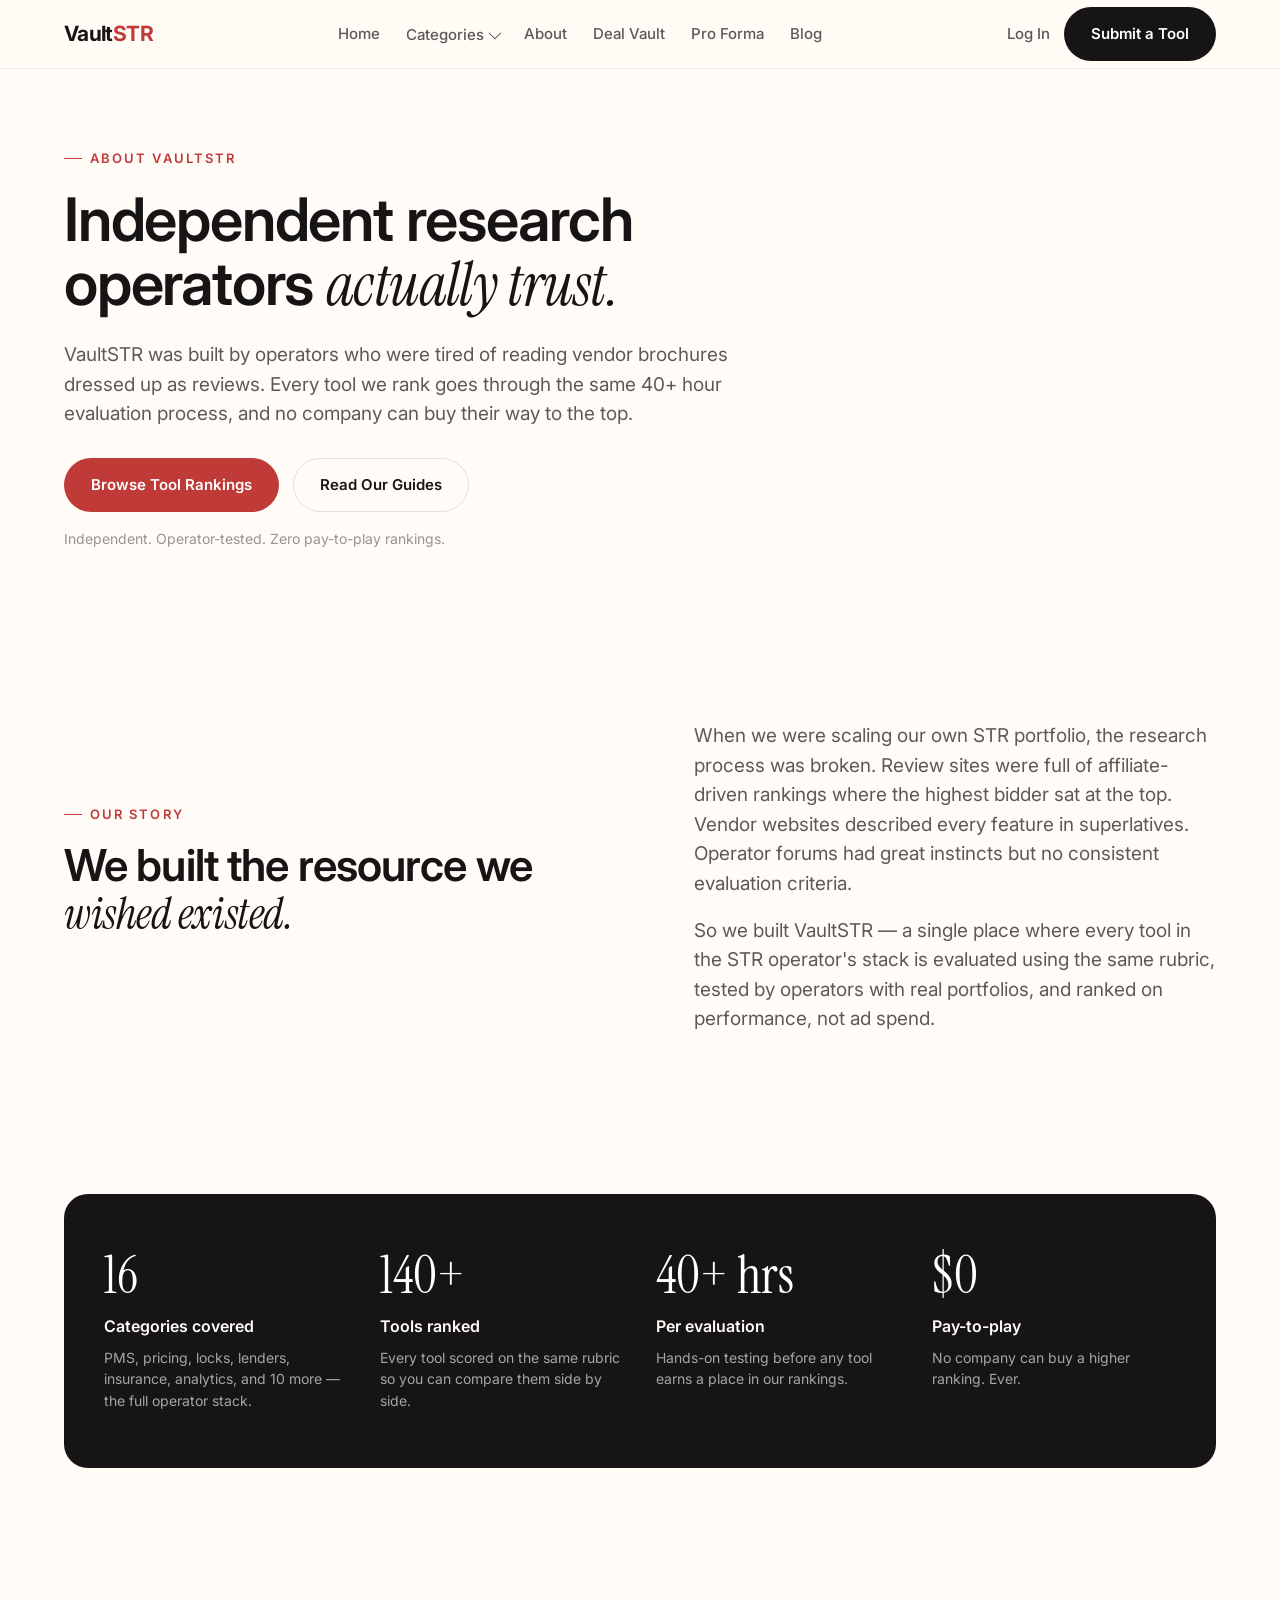
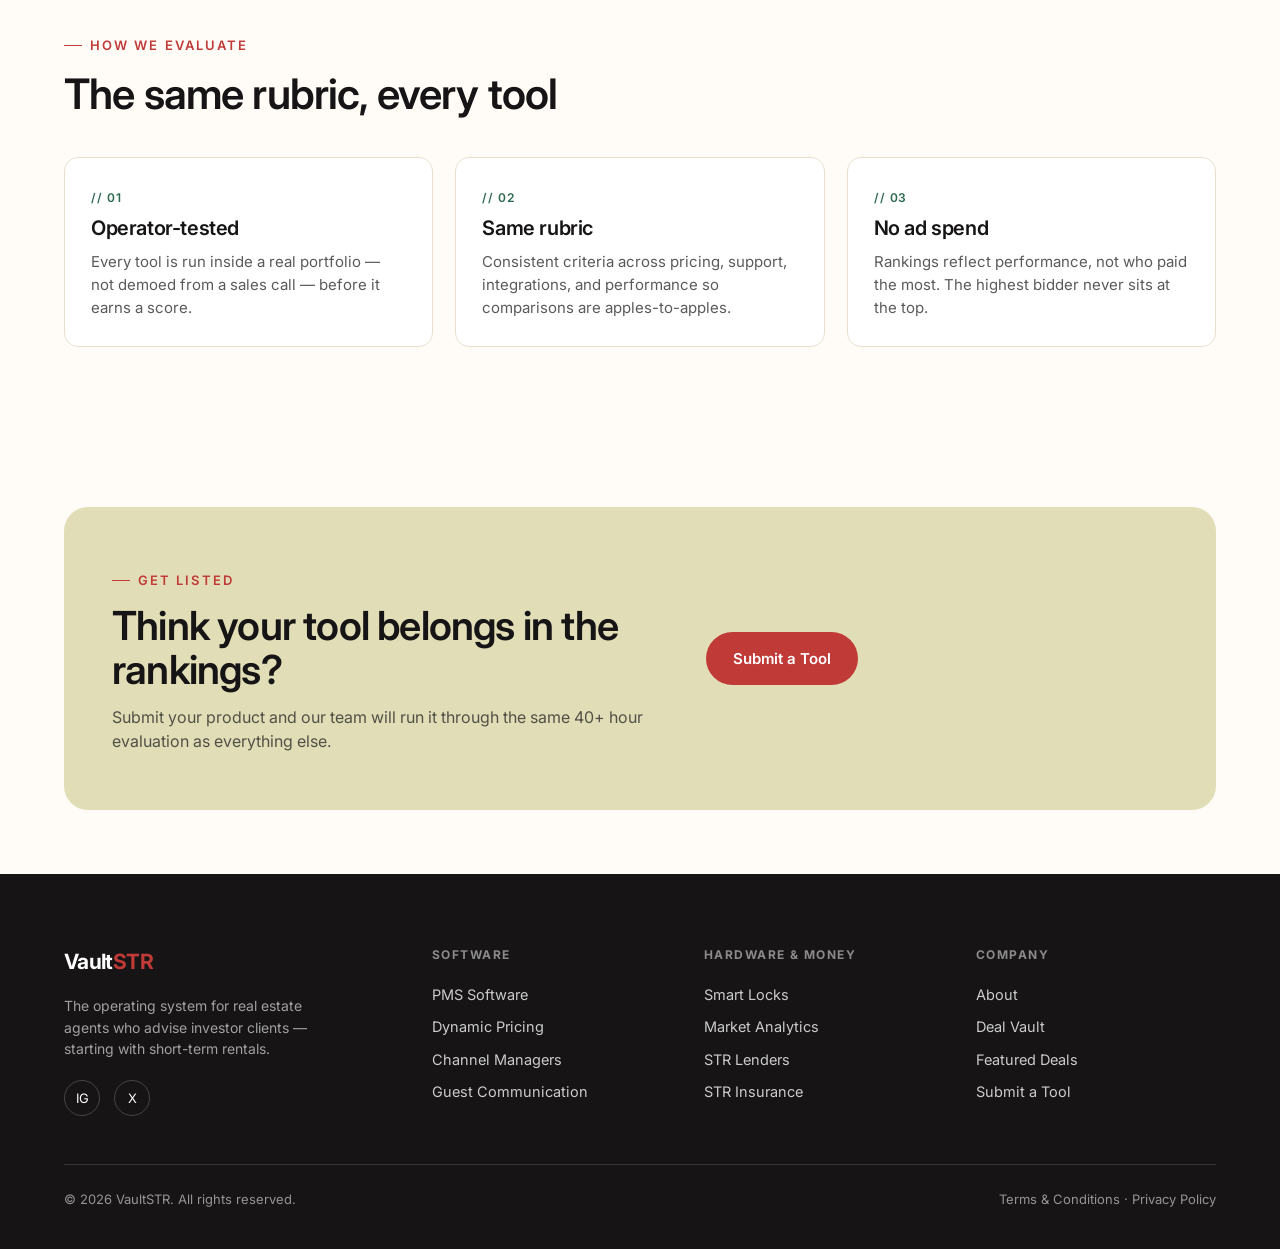
<file: about.html>
<!DOCTYPE html>
<html lang="en">
<head>
  <meta charset="UTF-8" />
  <meta name="viewport" content="width=device-width, initial-scale=1.0" />
  <title>About VaultSTR | Independent STR Tool Research You Can Trust</title>
  <meta name="description" content="VaultSTR was built by operators tired of vendor brochures dressed up as reviews. Every tool is evaluated with the same 40+ hour rubric — no pay-to-play rankings." />
  <link rel="preconnect" href="https://fonts.googleapis.com" />
  <link rel="preconnect" href="https://fonts.gstatic.com" crossorigin />
  <link href="https://fonts.googleapis.com/css2?family=Inter:wght@400;500;600;700&family=Instrument+Serif:ital@0;1&display=swap" rel="stylesheet" />
  <link rel="stylesheet" href="assets/styles.css" />
</head>
<body>

  <!-- ===================== NAV ===================== -->
  <header class="nav">
    <div class="container nav-inner">
      <a href="index.html" class="brand">Vault<b>STR</b></a>
      <nav class="nav-links">
        <a class="nav-link" href="index.html">Home</a>
        <div class="has-mega">
          <span class="nav-link mega-toggle">Categories <span class="chev"></span></span>
          <div class="mega">
            <div class="mega-col">
              <h4>Software &amp; Operations</h4>
              <a href="#">Property Management Software</a>
              <a href="#">Dynamic Pricing Tools</a>
              <a href="#">Channel Managers</a>
              <a href="#">Guest Communication</a>
              <a href="#">Cleaning &amp; Turnover</a>
              <a href="#">STR Regulations</a>
            </div>
            <div class="mega-col">
              <h4>Hardware &amp; Data</h4>
              <a href="#">Smart Locks</a>
              <a href="#">Noise Monitoring</a>
              <a href="#">STR Market Analytics</a>
              <a href="#">STR Photography</a>
              <a href="#">Mattresses &amp; Bedding</a>
              <a href="#">STR Furnishing</a>
            </div>
            <div class="mega-col">
              <h4>Money &amp; Property</h4>
              <a href="#">STR Lenders</a>
              <a href="#">STR Insurance</a>
              <a href="#">STR Investing Platforms</a>
              <a href="#">Management Companies</a>
              <a href="deals.html">Deal Vault</a>
              <a href="featured-deals.html">Featured Deals</a>
            </div>
          </div>
        </div>
        <a class="nav-link" href="about.html">About</a>
        <a class="nav-link" href="deals.html">Deal Vault</a>
        <a class="nav-link" href="https://app.vaultstr.com/proforma">Pro Forma</a>
        <a class="nav-link" href="index.html#guides">Blog</a>
      </nav>
      <div class="nav-cta">
        <a class="nav-link" href="https://app.vaultstr.com/">Log In</a>
        <a class="btn btn--dark" href="mailto:hello@vaultstr.com">Submit a Tool</a>
      </div>
      <button class="menu-btn" aria-label="Menu" onclick="document.querySelector('.nav-links').classList.toggle('open')">☰</button>
    </div>
  </header>

  <!-- ===================== PAGE HERO ===================== -->
  <section class="page-hero">
    <div class="container">
      <span class="eyebrow">About VaultSTR</span>
      <h1>Independent research operators <span class="serif-accent">actually trust.</span></h1>
      <p class="lede">VaultSTR was built by operators who were tired of reading vendor brochures dressed up as reviews. Every tool we rank goes through the same 40+ hour evaluation process, and no company can buy their way to the top.</p>
      <div class="hero-actions">
        <a class="btn btn--red" href="index.html#guides">Browse Tool Rankings</a>
        <a class="btn btn--ghost" href="index.html#guides">Read Our Guides</a>
      </div>
      <p class="note">Independent. Operator-tested. Zero pay-to-play rankings.</p>
    </div>
  </section>

  <!-- ===================== STORY ===================== -->
  <section class="section">
    <div class="container split">
      <div>
        <span class="eyebrow">Our story</span>
        <h2 style="margin-top:18px">We built the resource we <span class="serif-accent">wished existed.</span></h2>
      </div>
      <div>
        <p class="lede">When we were scaling our own STR portfolio, the research process was broken. Review sites were full of affiliate-driven rankings where the highest bidder sat at the top. Vendor websites described every feature in superlatives. Operator forums had great instincts but no consistent evaluation criteria.</p>
        <p class="lede" style="margin-top:18px">So we built VaultSTR — a single place where every tool in the STR operator's stack is evaluated using the same rubric, tested by operators with real portfolios, and ranked on performance, not ad spend.</p>
      </div>
    </div>
  </section>

  <!-- ===================== STATS ===================== -->
  <section class="section--tight">
    <div class="container">
      <div class="stats">
        <div class="stats-grid">
          <div class="stat">
            <div class="num">16</div>
            <div class="label">Categories covered</div>
            <div class="desc">PMS, pricing, locks, lenders, insurance, analytics, and 10 more — the full operator stack.</div>
          </div>
          <div class="stat">
            <div class="num">140+</div>
            <div class="label">Tools ranked</div>
            <div class="desc">Every tool scored on the same rubric so you can compare them side by side.</div>
          </div>
          <div class="stat">
            <div class="num">40+ hrs</div>
            <div class="label">Per evaluation</div>
            <div class="desc">Hands-on testing before any tool earns a place in our rankings.</div>
          </div>
          <div class="stat">
            <div class="num">$0</div>
            <div class="label">Pay-to-play</div>
            <div class="desc">No company can buy a higher ranking. Ever.</div>
          </div>
        </div>
      </div>
    </div>
  </section>

  <!-- ===================== HOW WE EVALUATE ===================== -->
  <section class="section">
    <div class="container">
      <div class="head-row">
        <div>
          <span class="eyebrow">How we evaluate</span>
          <h2 style="margin-top:16px">The same rubric, every tool</h2>
        </div>
      </div>
      <div class="grid-3">
        <div class="card">
          <span class="tag">// 01</span>
          <h3>Operator-tested</h3>
          <p>Every tool is run inside a real portfolio — not demoed from a sales call — before it earns a score.</p>
        </div>
        <div class="card">
          <span class="tag">// 02</span>
          <h3>Same rubric</h3>
          <p>Consistent criteria across pricing, support, integrations, and performance so comparisons are apples-to-apples.</p>
        </div>
        <div class="card">
          <span class="tag">// 03</span>
          <h3>No ad spend</h3>
          <p>Rankings reflect performance, not who paid the most. The highest bidder never sits at the top.</p>
        </div>
      </div>
    </div>
  </section>

  <!-- ===================== CTA ===================== -->
  <section class="section--tight">
    <div class="container">
      <div class="cta-band">
        <div>
          <span class="eyebrow">Get listed</span>
          <h2 style="margin-top:14px">Think your tool belongs in the rankings?</h2>
          <p>Submit your product and our team will run it through the same 40+ hour evaluation as everything else.</p>
        </div>
        <div style="display:flex; gap:14px; flex-wrap:wrap">
          <a class="btn btn--red" href="mailto:hello@vaultstr.com">Submit a Tool</a>
        </div>
      </div>
    </div>
  </section>

  <!-- ===================== FOOTER ===================== -->
  <footer class="footer">
    <div class="container">
      <div class="footer-top">
        <div>
          <a href="index.html" class="brand">Vault<b>STR</b></a>
          <p class="footer-blurb">The operating system for real estate agents who advise investor clients — starting with short-term rentals.</p>
          <div class="footer-social">
            <a href="https://www.instagram.com/" target="_blank" rel="noopener" aria-label="Instagram">IG</a>
            <a href="https://www.x.com/" target="_blank" rel="noopener" aria-label="X">X</a>
          </div>
        </div>
        <div>
          <h5>Software</h5>
          <a class="fl" href="#">PMS Software</a>
          <a class="fl" href="#">Dynamic Pricing</a>
          <a class="fl" href="#">Channel Managers</a>
          <a class="fl" href="#">Guest Communication</a>
        </div>
        <div>
          <h5>Hardware &amp; Money</h5>
          <a class="fl" href="#">Smart Locks</a>
          <a class="fl" href="#">Market Analytics</a>
          <a class="fl" href="#">STR Lenders</a>
          <a class="fl" href="#">STR Insurance</a>
        </div>
        <div>
          <h5>Company</h5>
          <a class="fl" href="about.html">About</a>
          <a class="fl" href="deals.html">Deal Vault</a>
          <a class="fl" href="featured-deals.html">Featured Deals</a>
          <a class="fl" href="mailto:hello@vaultstr.com">Submit a Tool</a>
        </div>
      </div>
      <div class="footer-bottom">
        <div>© 2026 VaultSTR. All rights reserved.</div>
        <div><a href="#">Terms &amp; Conditions</a> · <a href="#">Privacy Policy</a></div>
      </div>
    </div>
  </footer>
</body>
</html>
</file>
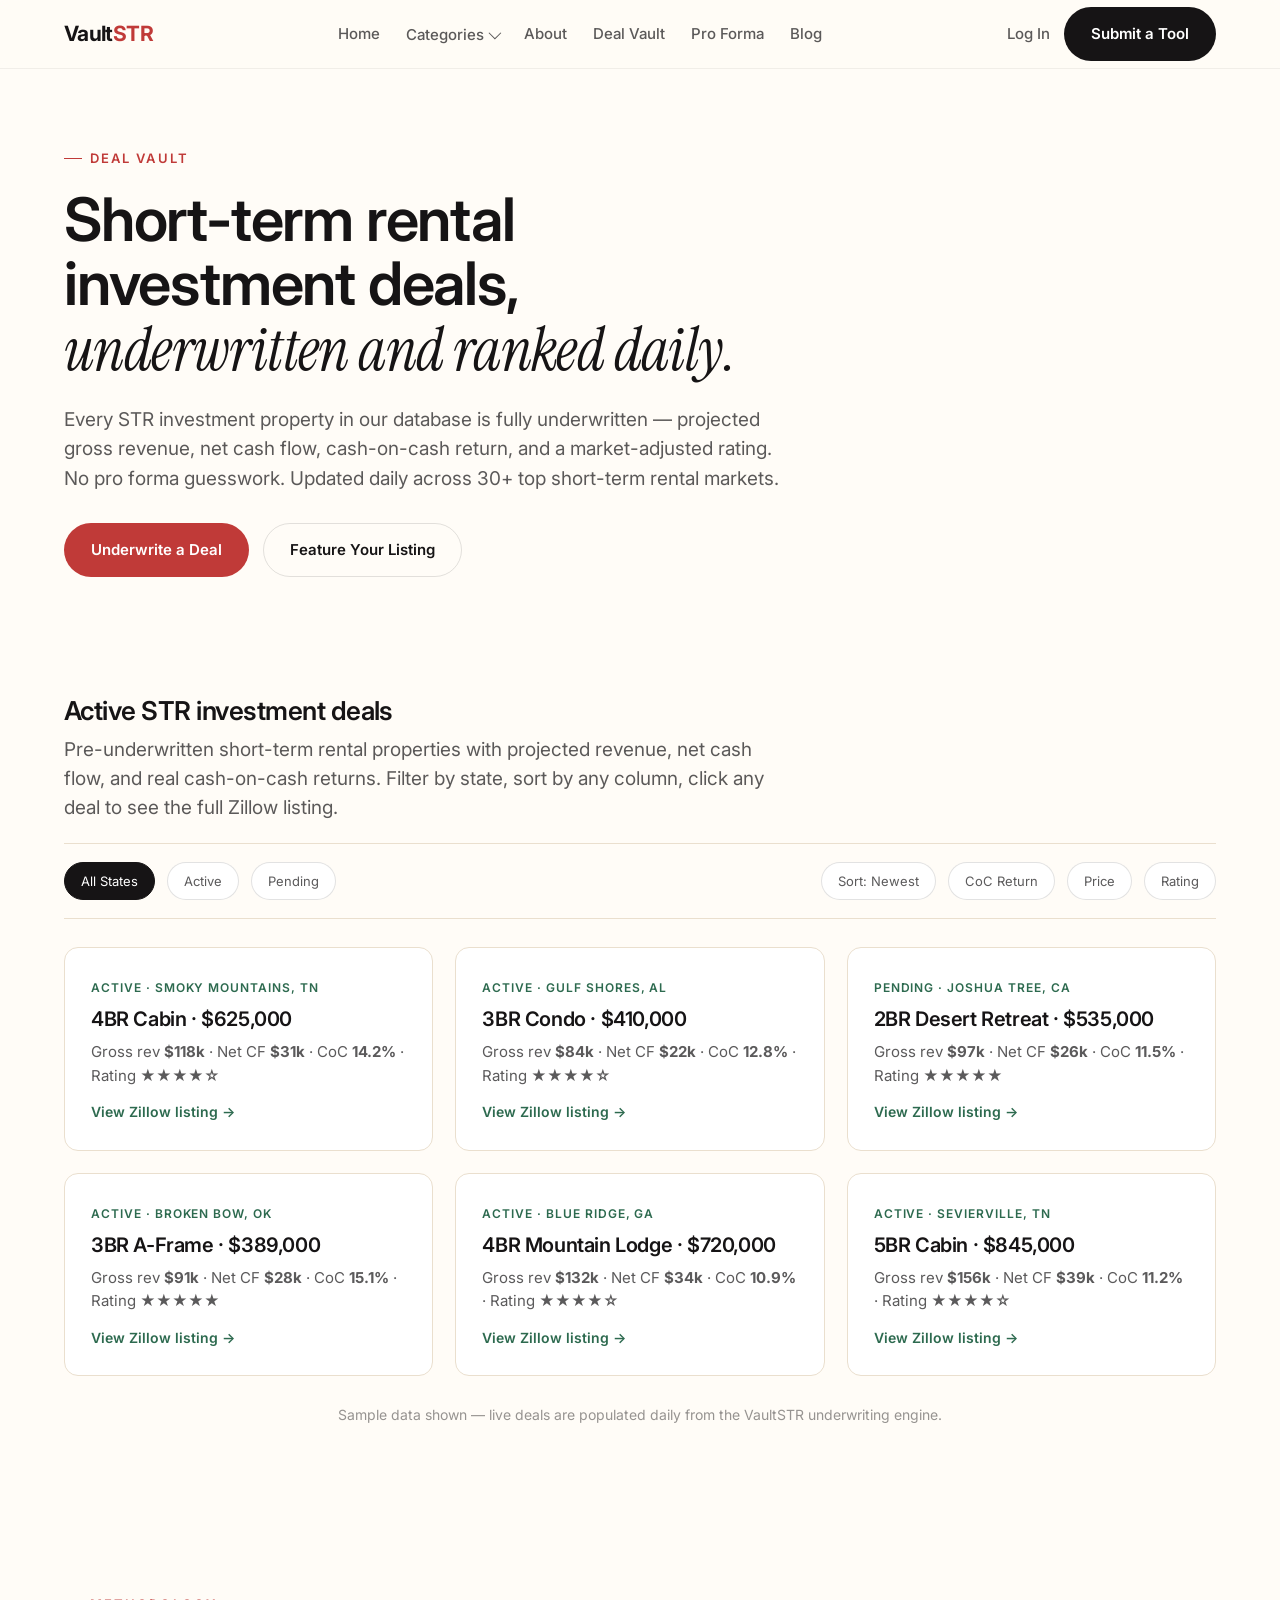
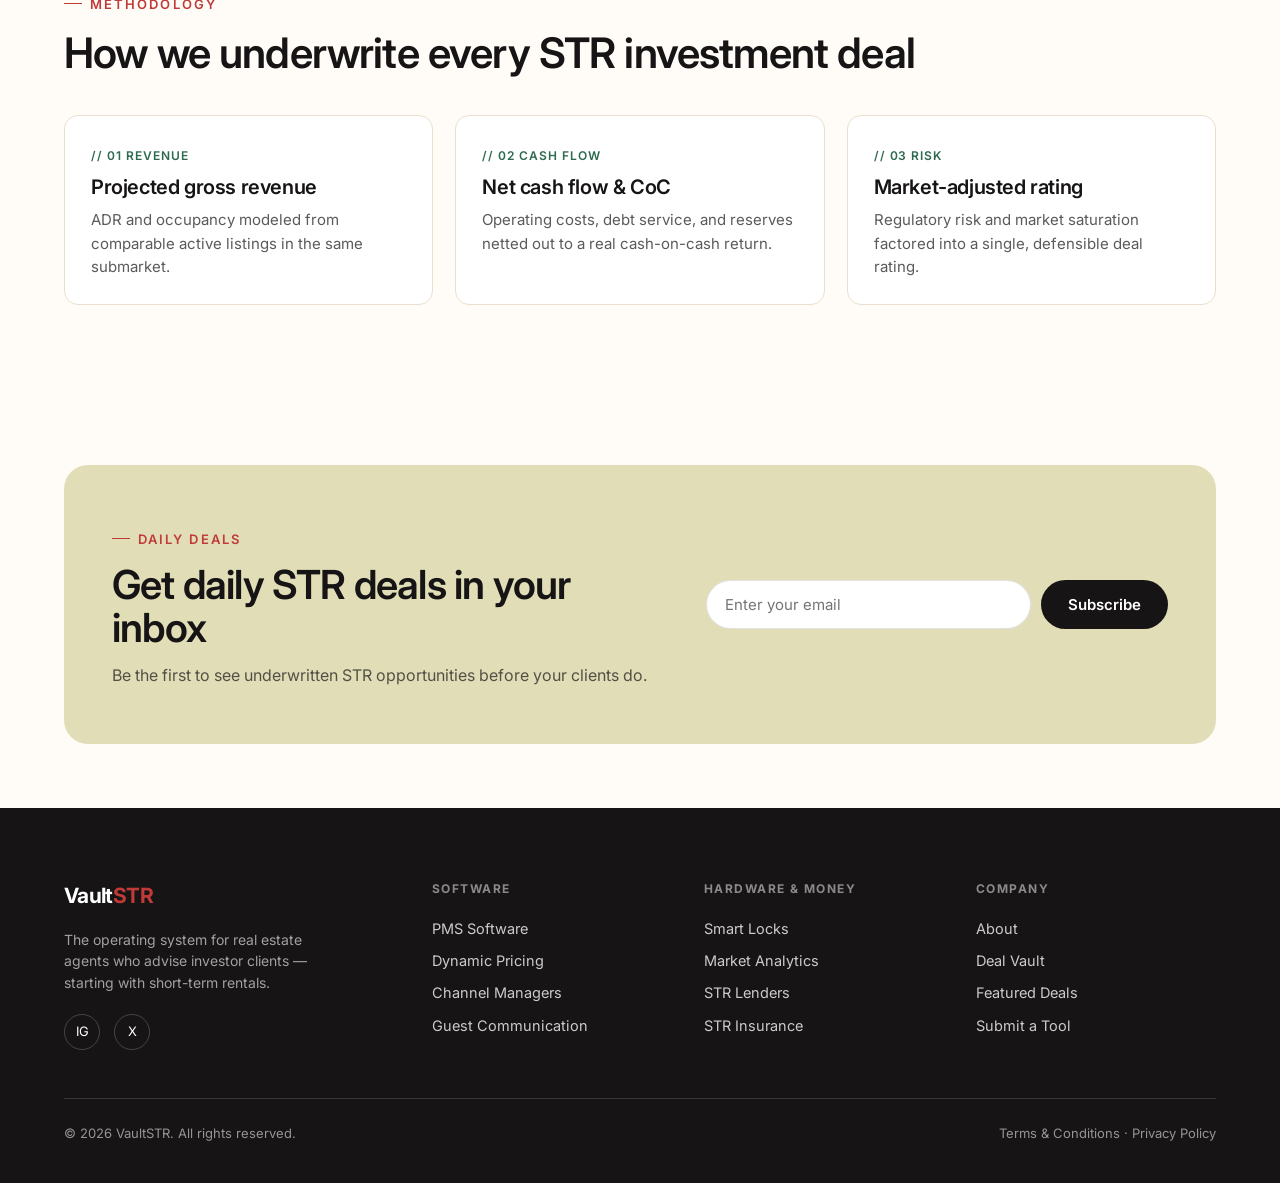
<file: deals.html>
<!DOCTYPE html>
<html lang="en">
<head>
  <meta charset="UTF-8" />
  <meta name="viewport" content="width=device-width, initial-scale=1.0" />
  <title>STR Investment Deals: Pre-Underwritten Short-Term Rental Properties | VaultSTR</title>
  <meta name="description" content="Every STR investment property in our database is fully underwritten — projected gross revenue, net cash flow, cash-on-cash return, and a market-adjusted rating. Updated daily across 30+ markets." />
  <link rel="preconnect" href="https://fonts.googleapis.com" />
  <link rel="preconnect" href="https://fonts.gstatic.com" crossorigin />
  <link href="https://fonts.googleapis.com/css2?family=Inter:wght@400;500;600;700&family=Instrument+Serif:ital@0;1&display=swap" rel="stylesheet" />
  <link rel="stylesheet" href="assets/styles.css" />
</head>
<body>

  <!-- ===================== NAV ===================== -->
  <header class="nav">
    <div class="container nav-inner">
      <a href="index.html" class="brand">Vault<b>STR</b></a>
      <nav class="nav-links">
        <a class="nav-link" href="index.html">Home</a>
        <div class="has-mega">
          <span class="nav-link mega-toggle">Categories <span class="chev"></span></span>
          <div class="mega">
            <div class="mega-col">
              <h4>Software &amp; Operations</h4>
              <a href="#">Property Management Software</a>
              <a href="#">Dynamic Pricing Tools</a>
              <a href="#">Channel Managers</a>
              <a href="#">Guest Communication</a>
              <a href="#">Cleaning &amp; Turnover</a>
              <a href="#">STR Regulations</a>
            </div>
            <div class="mega-col">
              <h4>Hardware &amp; Data</h4>
              <a href="#">Smart Locks</a>
              <a href="#">Noise Monitoring</a>
              <a href="#">STR Market Analytics</a>
              <a href="#">STR Photography</a>
              <a href="#">Mattresses &amp; Bedding</a>
              <a href="#">STR Furnishing</a>
            </div>
            <div class="mega-col">
              <h4>Money &amp; Property</h4>
              <a href="#">STR Lenders</a>
              <a href="#">STR Insurance</a>
              <a href="#">STR Investing Platforms</a>
              <a href="#">Management Companies</a>
              <a href="deals.html">Deal Vault</a>
              <a href="featured-deals.html">Featured Deals</a>
            </div>
          </div>
        </div>
        <a class="nav-link" href="about.html">About</a>
        <a class="nav-link" href="deals.html">Deal Vault</a>
        <a class="nav-link" href="https://app.vaultstr.com/proforma">Pro Forma</a>
        <a class="nav-link" href="index.html#guides">Blog</a>
      </nav>
      <div class="nav-cta">
        <a class="nav-link" href="https://app.vaultstr.com/">Log In</a>
        <a class="btn btn--dark" href="mailto:hello@vaultstr.com">Submit a Tool</a>
      </div>
      <button class="menu-btn" aria-label="Menu" onclick="document.querySelector('.nav-links').classList.toggle('open')">☰</button>
    </div>
  </header>

  <!-- ===================== PAGE HERO ===================== -->
  <section class="page-hero">
    <div class="container">
      <span class="eyebrow">Deal Vault</span>
      <h1>Short-term rental investment deals, <span class="serif-accent">underwritten and ranked daily.</span></h1>
      <p class="lede">Every STR investment property in our database is fully underwritten — projected gross revenue, net cash flow, cash-on-cash return, and a market-adjusted rating. No pro forma guesswork. Updated daily across 30+ top short-term rental markets.</p>
      <div class="hero-actions">
        <a class="btn btn--red" href="https://app.vaultstr.com/proforma">Underwrite a Deal</a>
        <a class="btn btn--ghost" href="featured-deals.html">Feature Your Listing</a>
      </div>
    </div>
  </section>

  <!-- ===================== DEALS TABLE ===================== -->
  <section class="section--tight">
    <div class="container">
      <div style="margin-bottom:20px">
        <h2 style="font-size:26px">Active STR investment deals</h2>
        <p class="lede" style="margin-top:10px">Pre-underwritten short-term rental properties with projected revenue, net cash flow, and real cash-on-cash returns. Filter by state, sort by any column, click any deal to see the full Zillow listing.</p>
      </div>

      <!-- Filter toolbar (static demo) -->
      <div class="toolbar">
        <span class="pill active">All States</span>
        <span class="pill">Active</span>
        <span class="pill">Pending</span>
        <span class="spacer"></span>
        <span class="pill">Sort: Newest</span>
        <span class="pill">CoC Return</span>
        <span class="pill">Price</span>
        <span class="pill">Rating</span>
      </div>

      <!-- Deals grid -->
      <div class="grid-3" style="margin-top:28px">
        <div class="card">
          <span class="tag">Active · Smoky Mountains, TN</span>
          <h3>4BR Cabin · $625,000</h3>
          <p>Gross rev <b>$118k</b> · Net CF <b>$31k</b> · CoC <b>14.2%</b> · Rating <b>★★★★☆</b></p>
          <a class="go" href="#">View Zillow listing →</a>
        </div>
        <div class="card">
          <span class="tag">Active · Gulf Shores, AL</span>
          <h3>3BR Condo · $410,000</h3>
          <p>Gross rev <b>$84k</b> · Net CF <b>$22k</b> · CoC <b>12.8%</b> · Rating <b>★★★★☆</b></p>
          <a class="go" href="#">View Zillow listing →</a>
        </div>
        <div class="card">
          <span class="tag">Pending · Joshua Tree, CA</span>
          <h3>2BR Desert Retreat · $535,000</h3>
          <p>Gross rev <b>$97k</b> · Net CF <b>$26k</b> · CoC <b>11.5%</b> · Rating <b>★★★★★</b></p>
          <a class="go" href="#">View Zillow listing →</a>
        </div>
        <div class="card">
          <span class="tag">Active · Broken Bow, OK</span>
          <h3>3BR A-Frame · $389,000</h3>
          <p>Gross rev <b>$91k</b> · Net CF <b>$28k</b> · CoC <b>15.1%</b> · Rating <b>★★★★★</b></p>
          <a class="go" href="#">View Zillow listing →</a>
        </div>
        <div class="card">
          <span class="tag">Active · Blue Ridge, GA</span>
          <h3>4BR Mountain Lodge · $720,000</h3>
          <p>Gross rev <b>$132k</b> · Net CF <b>$34k</b> · CoC <b>10.9%</b> · Rating <b>★★★★☆</b></p>
          <a class="go" href="#">View Zillow listing →</a>
        </div>
        <div class="card">
          <span class="tag">Active · Sevierville, TN</span>
          <h3>5BR Cabin · $845,000</h3>
          <p>Gross rev <b>$156k</b> · Net CF <b>$39k</b> · CoC <b>11.2%</b> · Rating <b>★★★★☆</b></p>
          <a class="go" href="#">View Zillow listing →</a>
        </div>
      </div>
      <p class="note" style="text-align:center; margin-top:28px">Sample data shown — live deals are populated daily from the VaultSTR underwriting engine.</p>
    </div>
  </section>

  <!-- ===================== HOW WE UNDERWRITE ===================== -->
  <section class="section">
    <div class="container">
      <div class="head-row">
        <div>
          <span class="eyebrow">Methodology</span>
          <h2 style="margin-top:16px">How we underwrite every STR investment deal</h2>
        </div>
      </div>
      <div class="grid-3">
        <div class="card">
          <span class="tag">// 01 Revenue</span>
          <h3>Projected gross revenue</h3>
          <p>ADR and occupancy modeled from comparable active listings in the same submarket.</p>
        </div>
        <div class="card">
          <span class="tag">// 02 Cash flow</span>
          <h3>Net cash flow &amp; CoC</h3>
          <p>Operating costs, debt service, and reserves netted out to a real cash-on-cash return.</p>
        </div>
        <div class="card">
          <span class="tag">// 03 Risk</span>
          <h3>Market-adjusted rating</h3>
          <p>Regulatory risk and market saturation factored into a single, defensible deal rating.</p>
        </div>
      </div>
    </div>
  </section>

  <!-- ===================== NEWSLETTER ===================== -->
  <section class="section--tight">
    <div class="container">
      <div class="cta-band">
        <div>
          <span class="eyebrow">Daily deals</span>
          <h2 style="margin-top:14px">Get daily STR deals in your inbox</h2>
          <p>Be the first to see underwritten STR opportunities before your clients do.</p>
        </div>
        <form class="cta-form" onsubmit="event.preventDefault(); this.querySelector('input').value=''; alert('Thanks — you’re on the list!');">
          <input type="email" placeholder="Enter your email" required />
          <button class="btn btn--dark" type="submit">Subscribe</button>
        </form>
      </div>
    </div>
  </section>

  <!-- ===================== FOOTER ===================== -->
  <footer class="footer">
    <div class="container">
      <div class="footer-top">
        <div>
          <a href="index.html" class="brand">Vault<b>STR</b></a>
          <p class="footer-blurb">The operating system for real estate agents who advise investor clients — starting with short-term rentals.</p>
          <div class="footer-social">
            <a href="https://www.instagram.com/" target="_blank" rel="noopener" aria-label="Instagram">IG</a>
            <a href="https://www.x.com/" target="_blank" rel="noopener" aria-label="X">X</a>
          </div>
        </div>
        <div>
          <h5>Software</h5>
          <a class="fl" href="#">PMS Software</a>
          <a class="fl" href="#">Dynamic Pricing</a>
          <a class="fl" href="#">Channel Managers</a>
          <a class="fl" href="#">Guest Communication</a>
        </div>
        <div>
          <h5>Hardware &amp; Money</h5>
          <a class="fl" href="#">Smart Locks</a>
          <a class="fl" href="#">Market Analytics</a>
          <a class="fl" href="#">STR Lenders</a>
          <a class="fl" href="#">STR Insurance</a>
        </div>
        <div>
          <h5>Company</h5>
          <a class="fl" href="about.html">About</a>
          <a class="fl" href="deals.html">Deal Vault</a>
          <a class="fl" href="featured-deals.html">Featured Deals</a>
          <a class="fl" href="mailto:hello@vaultstr.com">Submit a Tool</a>
        </div>
      </div>
      <div class="footer-bottom">
        <div>© 2026 VaultSTR. All rights reserved.</div>
        <div><a href="#">Terms &amp; Conditions</a> · <a href="#">Privacy Policy</a></div>
      </div>
    </div>
  </footer>
</body>
</html>
</file>
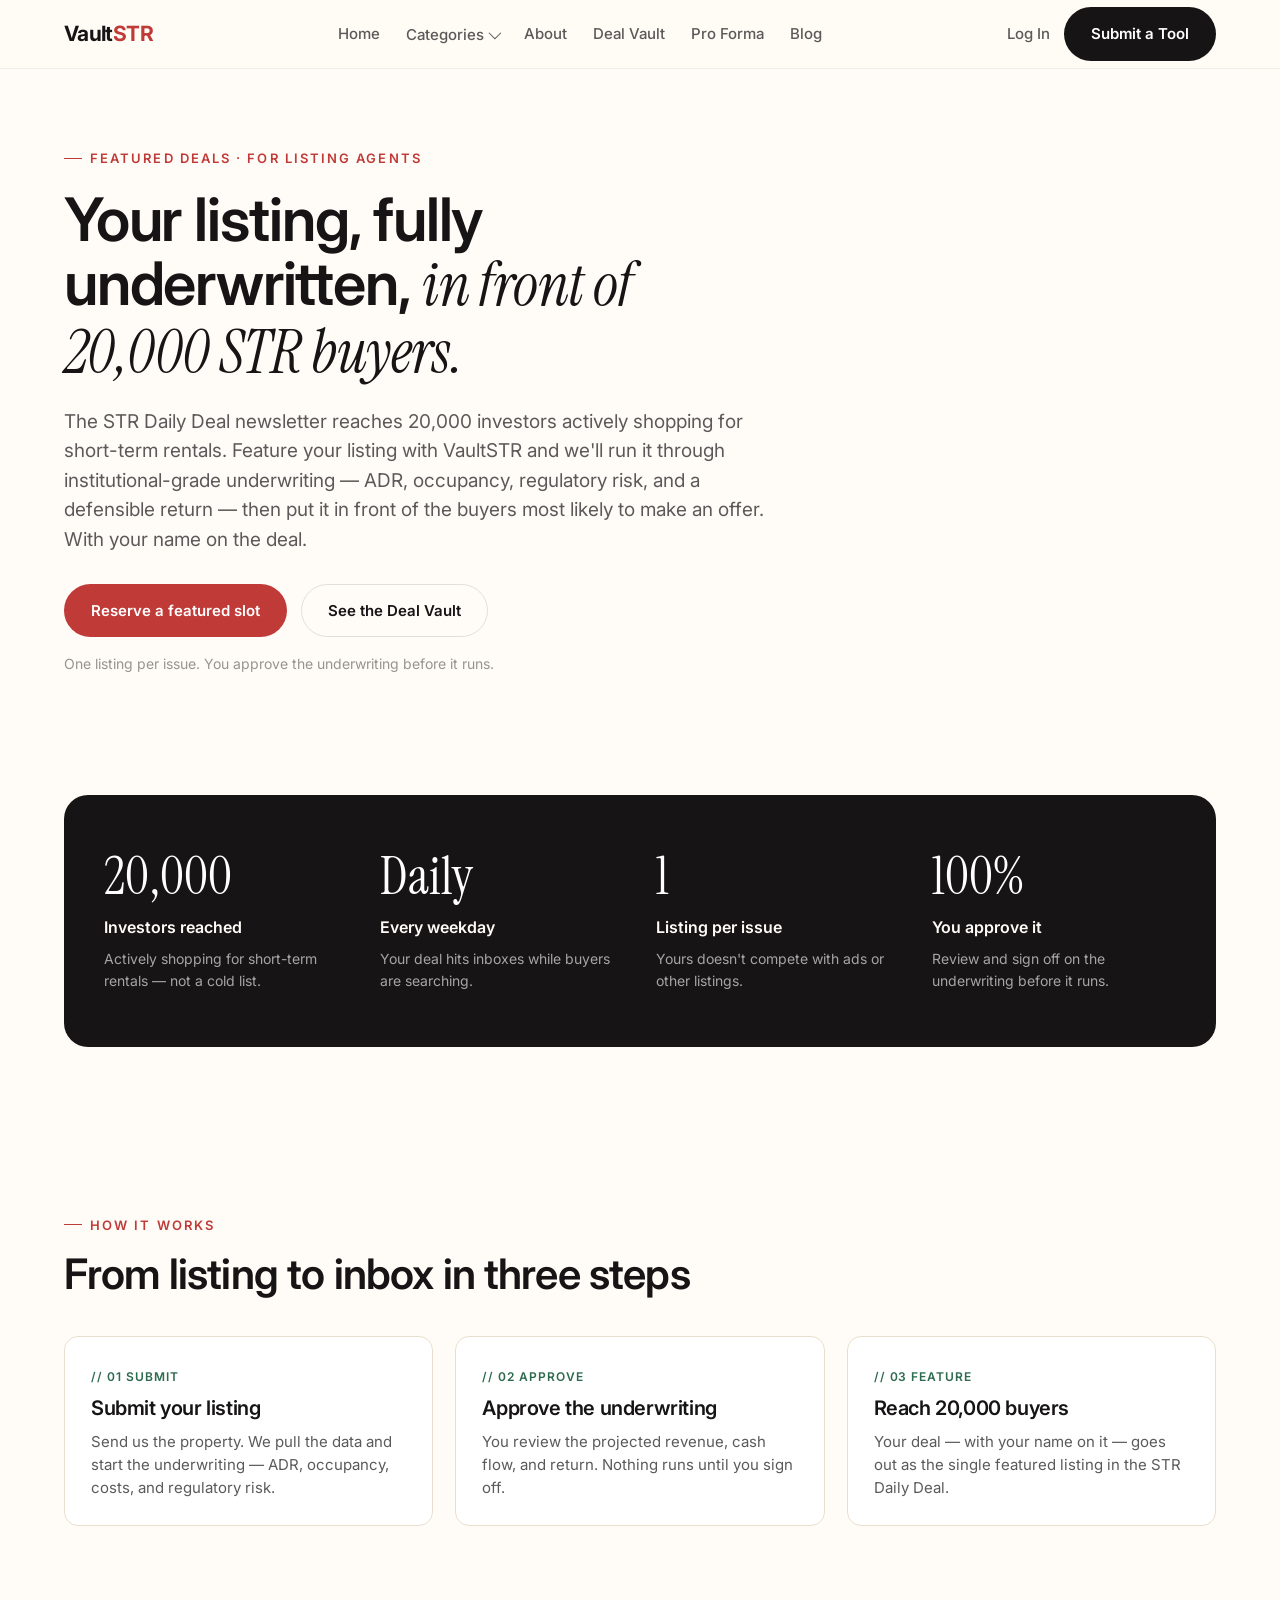
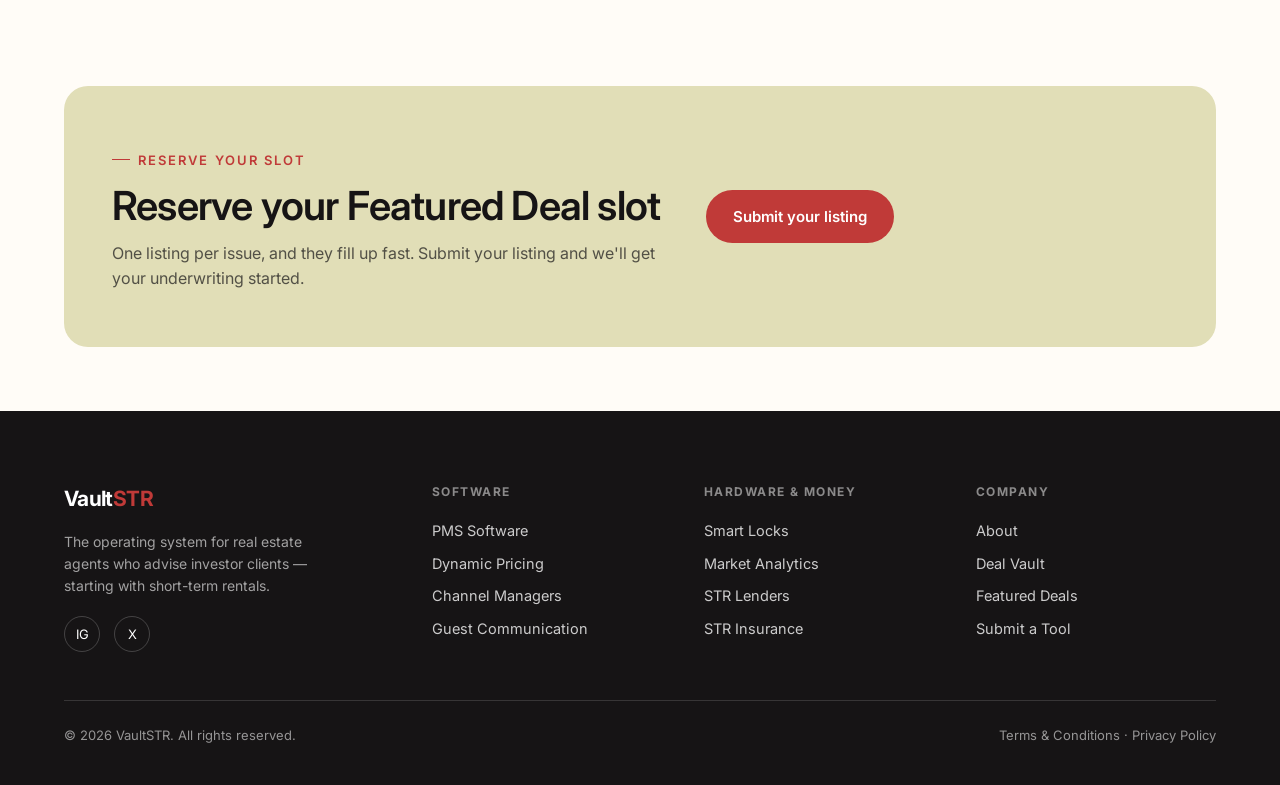
<file: featured-deals.html>
<!DOCTYPE html>
<html lang="en">
<head>
  <meta charset="UTF-8" />
  <meta name="viewport" content="width=device-width, initial-scale=1.0" />
  <title>Feature your listing to 20,000 STR investors | VaultSTR</title>
  <meta name="description" content="The STR Daily Deal newsletter reaches 20,000 investors actively shopping for short-term rentals. Feature your listing with institutional-grade underwriting and your name on the deal." />
  <link rel="preconnect" href="https://fonts.googleapis.com" />
  <link rel="preconnect" href="https://fonts.gstatic.com" crossorigin />
  <link href="https://fonts.googleapis.com/css2?family=Inter:wght@400;500;600;700&family=Instrument+Serif:ital@0;1&display=swap" rel="stylesheet" />
  <link rel="stylesheet" href="assets/styles.css" />
</head>
<body>

  <!-- ===================== NAV ===================== -->
  <header class="nav">
    <div class="container nav-inner">
      <a href="index.html" class="brand">Vault<b>STR</b></a>
      <nav class="nav-links">
        <a class="nav-link" href="index.html">Home</a>
        <div class="has-mega">
          <span class="nav-link mega-toggle">Categories <span class="chev"></span></span>
          <div class="mega">
            <div class="mega-col">
              <h4>Software &amp; Operations</h4>
              <a href="#">Property Management Software</a>
              <a href="#">Dynamic Pricing Tools</a>
              <a href="#">Channel Managers</a>
              <a href="#">Guest Communication</a>
              <a href="#">Cleaning &amp; Turnover</a>
              <a href="#">STR Regulations</a>
            </div>
            <div class="mega-col">
              <h4>Hardware &amp; Data</h4>
              <a href="#">Smart Locks</a>
              <a href="#">Noise Monitoring</a>
              <a href="#">STR Market Analytics</a>
              <a href="#">STR Photography</a>
              <a href="#">Mattresses &amp; Bedding</a>
              <a href="#">STR Furnishing</a>
            </div>
            <div class="mega-col">
              <h4>Money &amp; Property</h4>
              <a href="#">STR Lenders</a>
              <a href="#">STR Insurance</a>
              <a href="#">STR Investing Platforms</a>
              <a href="#">Management Companies</a>
              <a href="deals.html">Deal Vault</a>
              <a href="featured-deals.html">Featured Deals</a>
            </div>
          </div>
        </div>
        <a class="nav-link" href="about.html">About</a>
        <a class="nav-link" href="deals.html">Deal Vault</a>
        <a class="nav-link" href="https://app.vaultstr.com/proforma">Pro Forma</a>
        <a class="nav-link" href="index.html#guides">Blog</a>
      </nav>
      <div class="nav-cta">
        <a class="nav-link" href="https://app.vaultstr.com/">Log In</a>
        <a class="btn btn--dark" href="mailto:hello@vaultstr.com">Submit a Tool</a>
      </div>
      <button class="menu-btn" aria-label="Menu" onclick="document.querySelector('.nav-links').classList.toggle('open')">☰</button>
    </div>
  </header>

  <!-- ===================== PAGE HERO ===================== -->
  <section class="page-hero">
    <div class="container">
      <span class="eyebrow">Featured Deals · For listing agents</span>
      <h1>Your listing, fully underwritten, <span class="serif-accent">in front of 20,000 STR buyers.</span></h1>
      <p class="lede">The STR Daily Deal newsletter reaches 20,000 investors actively shopping for short-term rentals. Feature your listing with VaultSTR and we'll run it through institutional-grade underwriting — ADR, occupancy, regulatory risk, and a defensible return — then put it in front of the buyers most likely to make an offer. With your name on the deal.</p>
      <div class="hero-actions">
        <a class="btn btn--red" href="mailto:hello@vaultstr.com?subject=Reserve%20a%20Featured%20Deal%20slot">Reserve a featured slot</a>
        <a class="btn btn--ghost" href="deals.html">See the Deal Vault</a>
      </div>
      <p class="note">One listing per issue. You approve the underwriting before it runs.</p>
    </div>
  </section>

  <!-- ===================== STATS ===================== -->
  <section class="section--tight">
    <div class="container">
      <div class="stats">
        <div class="stats-grid">
          <div class="stat">
            <div class="num">20,000</div>
            <div class="label">Investors reached</div>
            <div class="desc">Actively shopping for short-term rentals — not a cold list.</div>
          </div>
          <div class="stat">
            <div class="num">Daily</div>
            <div class="label">Every weekday</div>
            <div class="desc">Your deal hits inboxes while buyers are searching.</div>
          </div>
          <div class="stat">
            <div class="num">1</div>
            <div class="label">Listing per issue</div>
            <div class="desc">Yours doesn't compete with ads or other listings.</div>
          </div>
          <div class="stat">
            <div class="num">100%</div>
            <div class="label">You approve it</div>
            <div class="desc">Review and sign off on the underwriting before it runs.</div>
          </div>
        </div>
      </div>
    </div>
  </section>

  <!-- ===================== HOW IT WORKS ===================== -->
  <section class="section">
    <div class="container">
      <div class="head-row">
        <div>
          <span class="eyebrow">How it works</span>
          <h2 style="margin-top:16px">From listing to inbox in three steps</h2>
        </div>
      </div>
      <div class="grid-3">
        <div class="card">
          <span class="tag">// 01 Submit</span>
          <h3>Submit your listing</h3>
          <p>Send us the property. We pull the data and start the underwriting — ADR, occupancy, costs, and regulatory risk.</p>
        </div>
        <div class="card">
          <span class="tag">// 02 Approve</span>
          <h3>Approve the underwriting</h3>
          <p>You review the projected revenue, cash flow, and return. Nothing runs until you sign off.</p>
        </div>
        <div class="card">
          <span class="tag">// 03 Feature</span>
          <h3>Reach 20,000 buyers</h3>
          <p>Your deal — with your name on it — goes out as the single featured listing in the STR Daily Deal.</p>
        </div>
      </div>
    </div>
  </section>

  <!-- ===================== CTA ===================== -->
  <section class="section--tight">
    <div class="container">
      <div class="cta-band">
        <div>
          <span class="eyebrow">Reserve your slot</span>
          <h2 style="margin-top:14px">Reserve your Featured Deal slot</h2>
          <p>One listing per issue, and they fill up fast. Submit your listing and we'll get your underwriting started.</p>
        </div>
        <div style="display:flex; gap:14px; flex-wrap:wrap">
          <a class="btn btn--red" href="mailto:hello@vaultstr.com?subject=Submit%20my%20listing">Submit your listing</a>
        </div>
      </div>
    </div>
  </section>

  <!-- ===================== FOOTER ===================== -->
  <footer class="footer">
    <div class="container">
      <div class="footer-top">
        <div>
          <a href="index.html" class="brand">Vault<b>STR</b></a>
          <p class="footer-blurb">The operating system for real estate agents who advise investor clients — starting with short-term rentals.</p>
          <div class="footer-social">
            <a href="https://www.instagram.com/" target="_blank" rel="noopener" aria-label="Instagram">IG</a>
            <a href="https://www.x.com/" target="_blank" rel="noopener" aria-label="X">X</a>
          </div>
        </div>
        <div>
          <h5>Software</h5>
          <a class="fl" href="#">PMS Software</a>
          <a class="fl" href="#">Dynamic Pricing</a>
          <a class="fl" href="#">Channel Managers</a>
          <a class="fl" href="#">Guest Communication</a>
        </div>
        <div>
          <h5>Hardware &amp; Money</h5>
          <a class="fl" href="#">Smart Locks</a>
          <a class="fl" href="#">Market Analytics</a>
          <a class="fl" href="#">STR Lenders</a>
          <a class="fl" href="#">STR Insurance</a>
        </div>
        <div>
          <h5>Company</h5>
          <a class="fl" href="about.html">About</a>
          <a class="fl" href="deals.html">Deal Vault</a>
          <a class="fl" href="featured-deals.html">Featured Deals</a>
          <a class="fl" href="mailto:hello@vaultstr.com">Submit a Tool</a>
        </div>
      </div>
      <div class="footer-bottom">
        <div>© 2026 VaultSTR. All rights reserved.</div>
        <div><a href="#">Terms &amp; Conditions</a> · <a href="#">Privacy Policy</a></div>
      </div>
    </div>
  </footer>
</body>
</html>
</file>
<file: assets/styles.css>
/* ============================================================
   VaultSTR — shared stylesheet
   Brand tokens recreated from the live site's design system.
   Edit colors/fonts here once and every page updates.
   ============================================================ */

:root {
  --bg: #fffcf7;          /* warm off-white page background */
  --ink: #161415;         /* primary text / headings */
  --ink-70: rgba(22, 20, 21, .70);
  --ink-45: rgba(22, 20, 21, .45);
  --ink-12: rgba(22, 20, 21, .12);
  --ink-06: rgba(22, 20, 21, .06);
  --red: #c03a38;         /* primary CTA / accent */
  --green: #2d6a4f;       /* secondary accent */
  --beige: #e1deb7;       /* warm panel */
  --sage: #d4ddd5;        /* soft panel */
  --card: #ffffff;
  --line: #eadfce;

  --serif: "Instrument Serif", Georgia, "Times New Roman", serif;
  --sans: "Inter", -apple-system, BlinkMacSystemFont, "Segoe UI", Roboto, Helvetica, Arial, sans-serif;

  --container: 1200px;
  --radius: 14px;
  --pill: 999px;
}

* { box-sizing: border-box; margin: 0; padding: 0; }

html { scroll-behavior: smooth; }

body {
  font-family: var(--sans);
  background: var(--bg);
  color: var(--ink);
  line-height: 1.55;
  -webkit-font-smoothing: antialiased;
  text-rendering: optimizeLegibility;
}

a { color: inherit; text-decoration: none; }
img { max-width: 100%; display: block; }

.container {
  max-width: var(--container);
  margin: 0 auto;
  padding: 0 24px;
}

.section { padding: 96px 0; }
.section--tight { padding: 64px 0; }

/* ---------- Typography ---------- */
h1, h2, h3 { letter-spacing: -0.02em; line-height: 1.08; font-weight: 600; }
.eyebrow {
  display: inline-flex; align-items: center; gap: 8px;
  font-size: 13px; font-weight: 600; letter-spacing: 0.16em;
  text-transform: uppercase; color: var(--red);
}
.eyebrow::before {
  content: ""; width: 18px; height: 1px; background: var(--red);
}
.serif-accent { font-family: var(--serif); font-style: italic; font-weight: 400; letter-spacing: -0.01em; }
.lede { font-size: 19px; color: var(--ink-70); max-width: 60ch; }

/* ---------- Buttons ---------- */
.btn {
  display: inline-flex; align-items: center; gap: 9px;
  font-family: var(--sans); font-size: 15px; font-weight: 600;
  padding: 14px 26px; border-radius: var(--pill);
  border: 1px solid transparent; cursor: pointer;
  transition: transform .15s ease, background .15s ease, color .15s ease, border-color .15s ease;
}
.btn:hover { transform: translateY(-2px); }
.btn--dark { background: var(--ink); color: #fff; }
.btn--dark:hover { background: #000; }
.btn--red { background: var(--red); color: #fff; }
.btn--red:hover { background: #a93230; }
.btn--ghost { background: transparent; color: var(--ink); border-color: var(--ink-12); }
.btn--ghost:hover { border-color: var(--ink); }
.btn--white { background: #fff; color: var(--ink); }

/* ---------- Navbar ---------- */
.nav {
  position: sticky; top: 0; z-index: 100;
  background: rgba(255, 252, 247, .82);
  backdrop-filter: saturate(180%) blur(12px);
  border-bottom: 1px solid var(--ink-06);
}
.nav-inner {
  display: flex; align-items: center; justify-content: space-between;
  gap: 24px; height: 68px;
}
.brand { font-family: var(--sans); font-weight: 700; font-size: 21px; letter-spacing: -0.03em; }
.brand b { color: var(--red); }
.nav-links { display: flex; align-items: center; gap: 26px; }
.nav-link { font-size: 15px; font-weight: 500; color: var(--ink-70); transition: color .15s; }
.nav-link:hover { color: var(--ink); }

/* mega dropdown */
.has-mega { position: relative; }
.mega-toggle { display: inline-flex; align-items: center; gap: 5px; cursor: pointer; }
.mega-toggle .chev { width: 9px; height: 9px; border-right: 1.5px solid currentColor; border-bottom: 1.5px solid currentColor; transform: rotate(45deg) translateY(-2px); transition: transform .2s; }
.mega {
  position: absolute; top: calc(100% + 14px); left: 50%; transform: translateX(-50%) translateY(8px);
  width: min(880px, 92vw); background: var(--card); border: 1px solid var(--line);
  border-radius: 18px; box-shadow: 0 24px 60px rgba(22,20,21,.14);
  padding: 28px; opacity: 0; visibility: hidden; transition: opacity .18s ease, transform .18s ease;
  display: grid; grid-template-columns: repeat(3, 1fr); gap: 26px;
}
.has-mega:hover .mega { opacity: 1; visibility: visible; transform: translateX(-50%) translateY(0); }
.has-mega:hover .mega-toggle .chev { transform: rotate(225deg) translateY(2px); }
.mega-col h4 { font-size: 12px; letter-spacing: .12em; text-transform: uppercase; color: var(--red); margin-bottom: 14px; }
.mega-col a { display: block; font-size: 14.5px; color: var(--ink-70); padding: 6px 0; transition: color .15s; }
.mega-col a:hover { color: var(--ink); }
.nav-cta { display: flex; align-items: center; gap: 14px; }
.menu-btn { display: none; background: none; border: 0; font-size: 26px; cursor: pointer; color: var(--ink); }

/* ---------- Hero ---------- */
.hero { padding: 84px 0 72px; }
.hero h1 { font-size: clamp(40px, 6vw, 70px); }
.hero .rotator { color: var(--red); }
.hero .lede { margin-top: 22px; font-size: 20px; }
.hero-actions { margin-top: 34px; display: flex; gap: 14px; flex-wrap: wrap; }

/* ---------- Trusted logos ---------- */
.trusted { padding: 36px 0 12px; }
.trusted p { text-align: center; font-size: 13px; letter-spacing: .14em; text-transform: uppercase; color: var(--ink-45); margin-bottom: 22px; }
.trusted-row { display: flex; align-items: center; justify-content: center; gap: 44px; flex-wrap: wrap; }
.trusted-row img { height: 26px; width: auto; opacity: .62; filter: grayscale(1); transition: opacity .2s, filter .2s; }
.trusted-row img:hover { opacity: 1; filter: grayscale(0); }

/* ---------- Value prop split ---------- */
.split { display: grid; grid-template-columns: 1.1fr 1fr; gap: 56px; align-items: center; }
.split h2 { font-size: clamp(30px, 4vw, 44px); }
.split .lede { margin-top: 20px; }
.split-actions { margin-top: 28px; }

/* ---------- Stats band ---------- */
.stats { background: var(--ink); color: var(--bg); border-radius: 24px; padding: 56px 40px; }
.stats-grid { display: grid; grid-template-columns: repeat(4, 1fr); gap: 32px; }
.stat .num { font-family: var(--serif); font-size: 52px; line-height: 1; color: #fff; }
.stat .label { margin-top: 12px; font-weight: 600; font-size: 16px; }
.stat .desc { margin-top: 8px; font-size: 14px; color: rgba(255,255,255,.62); }

/* ---------- Generic cards / grid ---------- */
.grid-3 { display: grid; grid-template-columns: repeat(3, 1fr); gap: 22px; }
.grid-2 { display: grid; grid-template-columns: repeat(2, 1fr); gap: 22px; }
.card {
  background: var(--card); border: 1px solid var(--line); border-radius: var(--radius);
  padding: 26px; transition: transform .15s ease, box-shadow .15s ease, border-color .15s;
}
.card:hover { transform: translateY(-3px); box-shadow: 0 14px 32px rgba(22,20,21,.08); border-color: var(--green); }
.card .tag { font-size: 12px; letter-spacing: .08em; text-transform: uppercase; color: var(--green); font-weight: 600; }
.card h3 { font-size: 20px; margin: 10px 0; }
.card p { color: var(--ink-70); font-size: 15px; }
.card .go { margin-top: 14px; display: inline-block; color: var(--green); font-weight: 600; font-size: 14px; }

/* ---------- Section heading row ---------- */
.head-row { display: flex; align-items: flex-end; justify-content: space-between; gap: 24px; margin-bottom: 40px; flex-wrap: wrap; }
.head-row h2 { font-size: clamp(28px, 4vw, 42px); }

/* ---------- Newsletter / CTA ---------- */
.cta-band { background: var(--beige); border-radius: 24px; padding: 56px 48px; display: grid; grid-template-columns: 1.2fr 1fr; gap: 40px; align-items: center; }
.cta-band h2 { font-size: clamp(28px, 4vw, 40px); }
.cta-band p { margin-top: 14px; color: var(--ink-70); }
.cta-form { display: flex; gap: 10px; flex-wrap: wrap; }
.cta-form input { flex: 1 1 220px; padding: 14px 18px; border-radius: var(--pill); border: 1px solid var(--ink-12); font-family: var(--sans); font-size: 15px; background: #fff; }
.cta-form input:focus { outline: none; border-color: var(--ink); }

/* ---------- Testimonial ---------- */
.quote { background: var(--sage); border-radius: 24px; padding: 64px 56px; text-align: center; }
.quote .stars { color: var(--red); letter-spacing: 4px; font-size: 18px; }
.quote blockquote { font-family: var(--serif); font-size: clamp(24px, 3.4vw, 34px); line-height: 1.35; margin: 22px auto; max-width: 24ch; }
.quote .who { font-weight: 600; }
.quote .role { color: var(--ink-70); font-size: 14px; }

/* ---------- Footer ---------- */
.footer { background: var(--ink); color: var(--bg); padding: 72px 0 40px; }
.footer-top { display: grid; grid-template-columns: 1.4fr 1fr 1fr 1fr; gap: 32px; }
.footer .brand { color: #fff; }
.footer .brand b { color: var(--red); }
.footer-blurb { margin-top: 16px; color: rgba(255,255,255,.6); font-size: 14px; max-width: 30ch; }
.footer h5 { font-size: 12px; letter-spacing: .12em; text-transform: uppercase; color: rgba(255,255,255,.5); margin-bottom: 14px; }
.footer a.fl { display: block; color: rgba(255,255,255,.78); font-size: 14.5px; padding: 5px 0; transition: color .15s; }
.footer a.fl:hover { color: #fff; }
.footer-social { display: flex; gap: 14px; margin-top: 20px; }
.footer-social a { width: 36px; height: 36px; border: 1px solid rgba(255,255,255,.2); border-radius: 50%; display: grid; place-items: center; font-size: 13px; color: #fff; transition: background .15s, color .15s; }
.footer-social a:hover { background: #fff; color: var(--ink); }
.footer-bottom { margin-top: 48px; padding-top: 24px; border-top: 1px solid rgba(255,255,255,.14); display: flex; justify-content: space-between; gap: 16px; flex-wrap: wrap; font-size: 13px; color: rgba(255,255,255,.55); }
.footer-bottom a { color: rgba(255,255,255,.55); }
.footer-bottom a:hover { color: #fff; }

/* ---------- Page hero (interior pages) ---------- */
.page-hero { padding: 72px 0 56px; }
.page-hero .eyebrow { margin-bottom: 18px; }
.page-hero h1 { font-size: clamp(36px, 5.2vw, 60px); max-width: 18ch; }
.page-hero .lede { margin-top: 22px; }
.page-hero .hero-actions { margin-top: 30px; display: flex; gap: 14px; flex-wrap: wrap; }
.note { margin-top: 16px; font-size: 14px; color: var(--ink-45); }

/* ---------- Toolbar (deals filters, static) ---------- */
.toolbar { display: flex; gap: 12px; flex-wrap: wrap; align-items: center; padding: 18px 0; border-top: 1px solid var(--line); border-bottom: 1px solid var(--line); }
.toolbar .pill { font-size: 13px; padding: 8px 16px; border-radius: var(--pill); border: 1px solid var(--ink-12); background: #fff; color: var(--ink-70); }
.toolbar .pill.active { background: var(--ink); color: #fff; border-color: var(--ink); }
.toolbar .spacer { flex: 1; }

/* ---------- Responsive ---------- */
@media (max-width: 900px) {
  .nav-links { display: none; }
  .menu-btn { display: block; }
  .split, .cta-band, .footer-top { grid-template-columns: 1fr; }
  .stats-grid { grid-template-columns: 1fr 1fr; gap: 28px; }
  .grid-3 { grid-template-columns: 1fr; }
  .grid-2 { grid-template-columns: 1fr; }
  .stats, .quote, .cta-band { padding: 40px 28px; }
  .section { padding: 64px 0; }
}
@media (max-width: 520px) {
  .stats-grid { grid-template-columns: 1fr; }
}
</file>
